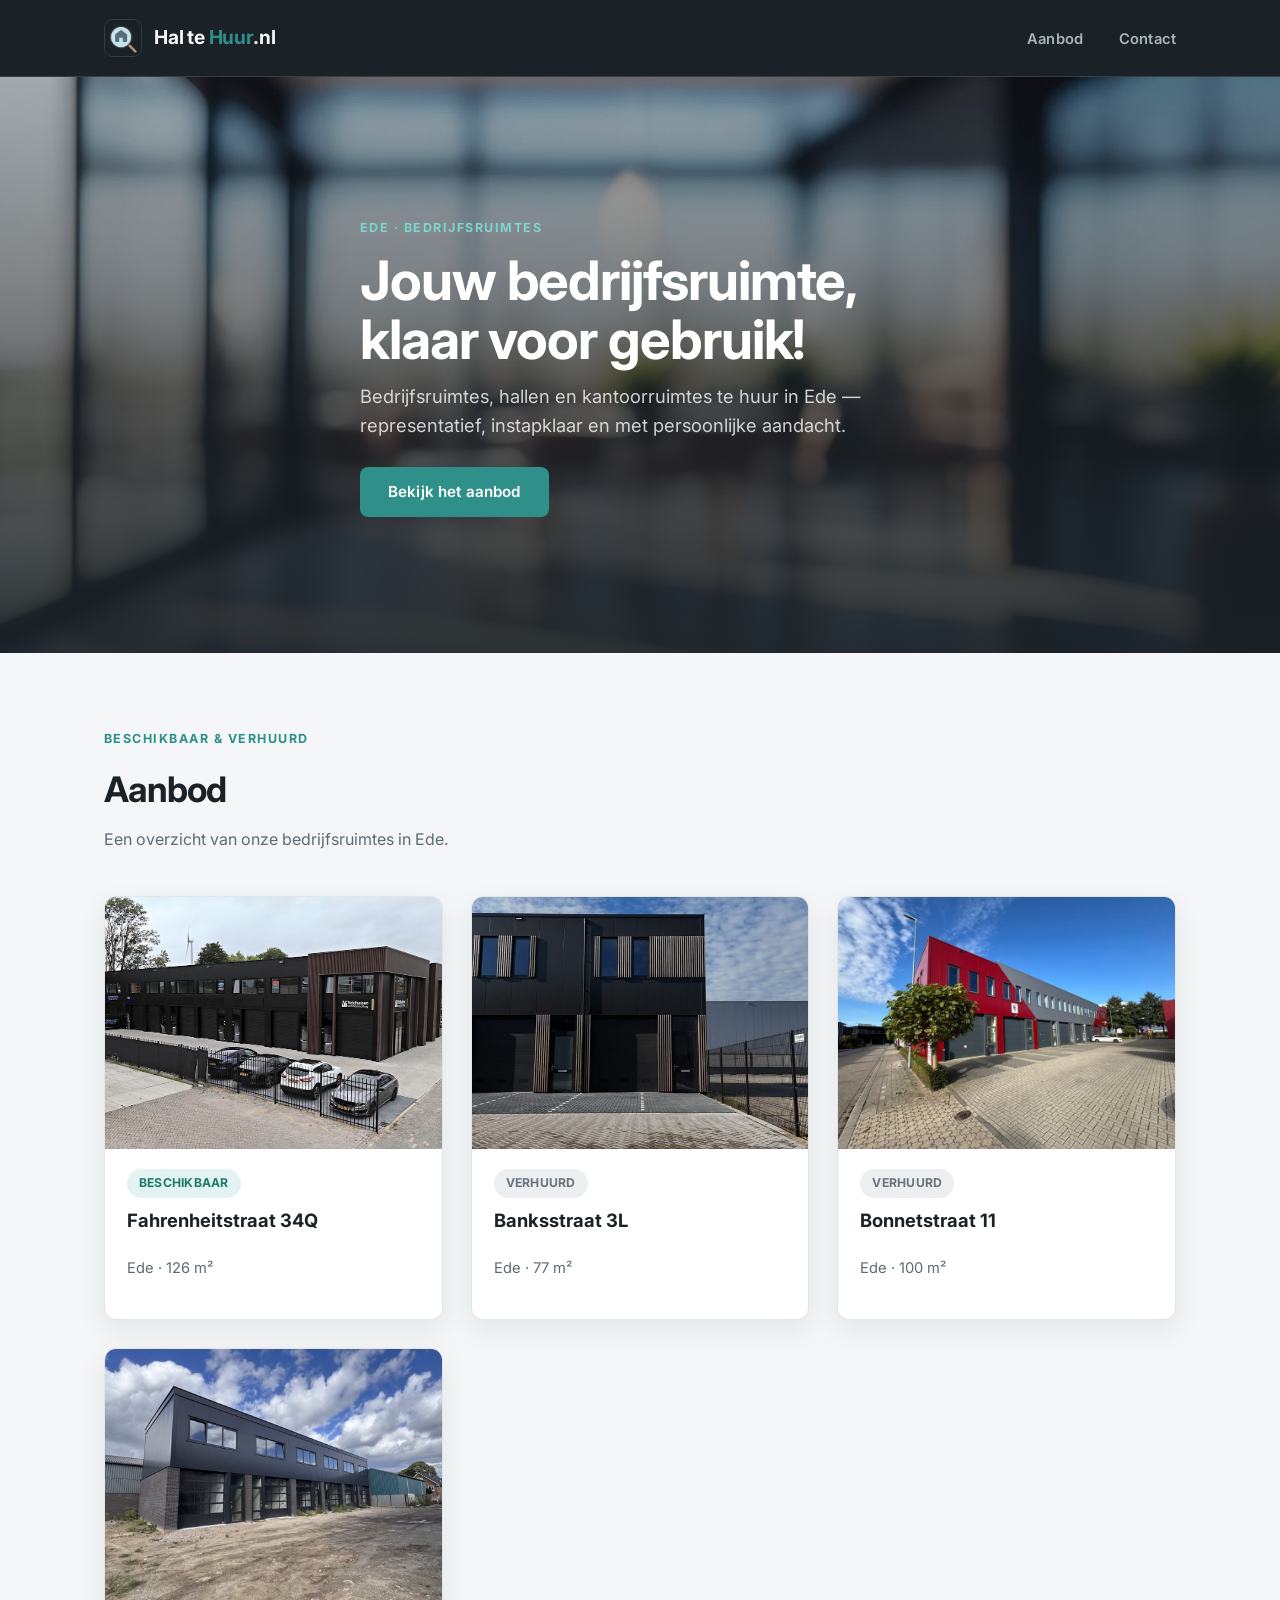
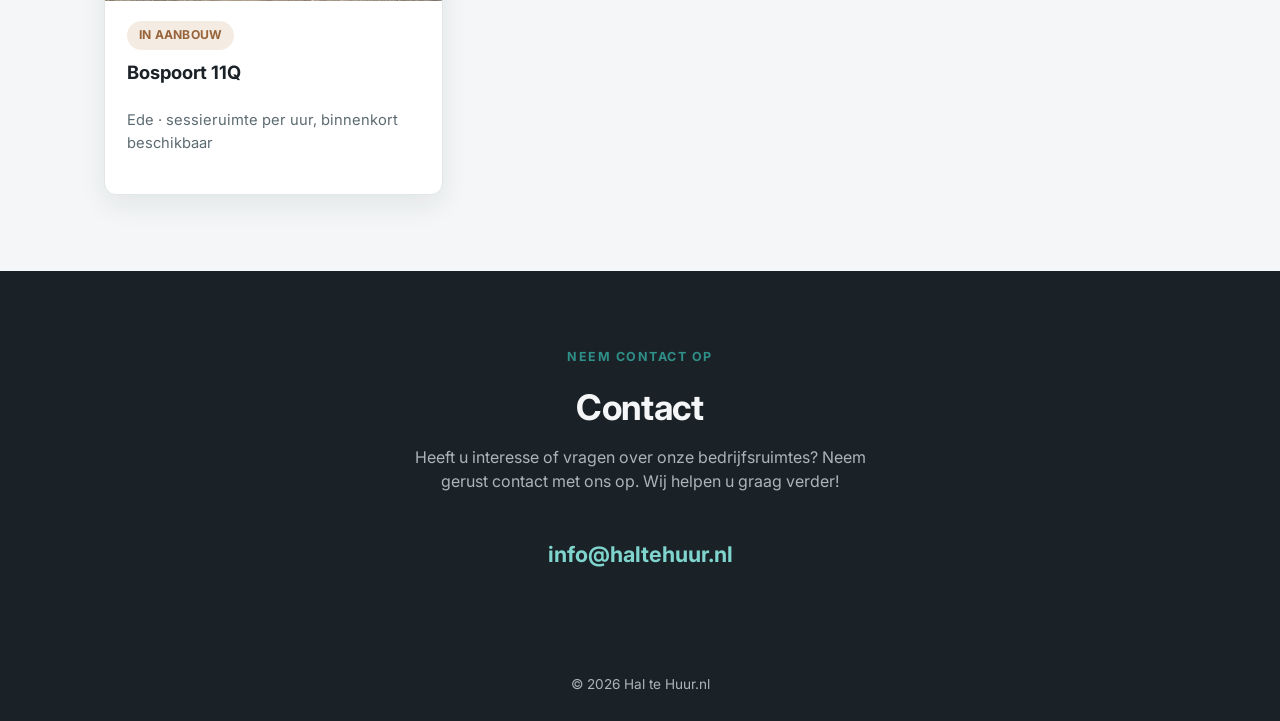
<file: index.html>
<!DOCTYPE html>
<html lang="nl">
<head>
<meta charset="UTF-8">
<meta name="viewport" content="width=device-width, initial-scale=1.0">
<title>Hal te Huur.nl — Bedrijfsruimte in Ede</title>
<meta name="description" content="Bedrijfsruimtes, hallen en kantoorruimtes te huur in Ede. Jouw bedrijfsruimte, klaar voor gebruik!">
<link rel="preconnect" href="https://fonts.googleapis.com">
<link rel="preconnect" href="https://fonts.gstatic.com" crossorigin>
<link href="https://fonts.googleapis.com/css2?family=Inter:wght@400;500;600;700&display=swap" rel="stylesheet">
<link rel="icon" type="image/png" sizes="32x32" href="images/logo/favicon-32.png">
<link rel="icon" type="image/png" sizes="16x16" href="images/logo/favicon-16.png">
<link rel="apple-touch-icon" href="images/logo/apple-touch-icon.png">
<link rel="stylesheet" href="css/style.css">
</head>
<body>

<header class="site-header">
  <div class="wrap">
    <a href="index.html" class="brand"><img src="images/logo/logo-square.png" alt="Hal te Huur.nl" class="brand-logo"><span class="brand-text">Hal te <span class="accent">Huur</span>.nl</span></a>
    <nav class="main-nav">
      <a href="#aanbod">Aanbod</a>
      <a href="#contact">Contact</a>
    </nav>
  </div>
</header>

<section class="hero" style="background-image: url('images/home/hero_home.jpg');">
  <div class="wrap">
    <span class="eyebrow">Ede &middot; bedrijfsruimtes</span>
    <h1>Jouw bedrijfsruimte,<br>klaar voor gebruik!</h1>
    <p>Bedrijfsruimtes, hallen en kantoorruimtes te huur in Ede — representatief, instapklaar en met persoonlijke aandacht.</p>
    <a href="#aanbod" class="btn">Bekijk het aanbod</a>
  </div>
</section>

<section id="aanbod">
  <div class="wrap">
    <span class="eyebrow">Beschikbaar &amp; verhuurd</span>
    <h2 class="section-title">Aanbod</h2>
    <p class="section-intro">Een overzicht van onze bedrijfsruimtes in Ede.</p>

    <div class="grid">

      <a class="card" href="aanbod/fahrenheitstraat-34q.html">
        <img class="thumb" src="images/fahrenheitstraat-34q/fahrenheitstraat-34q-01.jpg" alt="Fahrenheitstraat 34Q">
        <div class="card-body">
          <span class="badge available">Beschikbaar</span>
          <h3>Fahrenheitstraat 34Q</h3>
          <p class="meta">Ede &middot; 126 m&sup2;</p>
        </div>
      </a>

      <a class="card" href="aanbod/banksstraat-3l.html">
        <img class="thumb" src="images/banksstraat-3l/banksstraat-3l-01.jpg" alt="Banksstraat 3L">
        <div class="card-body">
          <span class="badge rented">Verhuurd</span>
          <h3>Banksstraat 3L</h3>
          <p class="meta">Ede &middot; 77 m&sup2;</p>
        </div>
      </a>

      <a class="card" href="aanbod/bonnetstraat-11.html">
        <img class="thumb" src="images/bonnetstraat-11/bonnetstraat-11-01.jpg" alt="Bonnetstraat 11">
        <div class="card-body">
          <span class="badge rented">Verhuurd</span>
          <h3>Bonnetstraat 11</h3>
          <p class="meta">Ede &middot; 100 m&sup2;</p>
        </div>
      </a>

      <a class="card" href="aanbod/bospoort.html">
        <img class="thumb" src="images/bospoort/bospoort-01.jpg" alt="Bospoort 11Q">
        <div class="card-body">
          <span class="badge soon">In aanbouw</span>
          <h3>Bospoort 11Q</h3>
          <p class="meta">Ede &middot; sessieruimte per uur, binnenkort beschikbaar</p>
        </div>
      </a>

    </div>
  </div>
</section>

<section id="contact" class="contact-section">
  <div class="wrap contact-box">
    <span class="eyebrow">Neem contact op</span>
    <h2 class="section-title">Contact</h2>
    <p class="section-intro" style="margin-left:auto;margin-right:auto;">Heeft u interesse of vragen over onze bedrijfsruimtes? Neem gerust contact met ons op. Wij helpen u graag verder!</p>
    <a class="email" href="mailto:info@haltehuur.nl">info@haltehuur.nl</a>
  </div>
</section>

<footer>
  &copy; <span id="year"></span> Hal te Huur.nl
</footer>

<script>document.getElementById('year').textContent = new Date().getFullYear();</script>
</body>
</html>
</file>
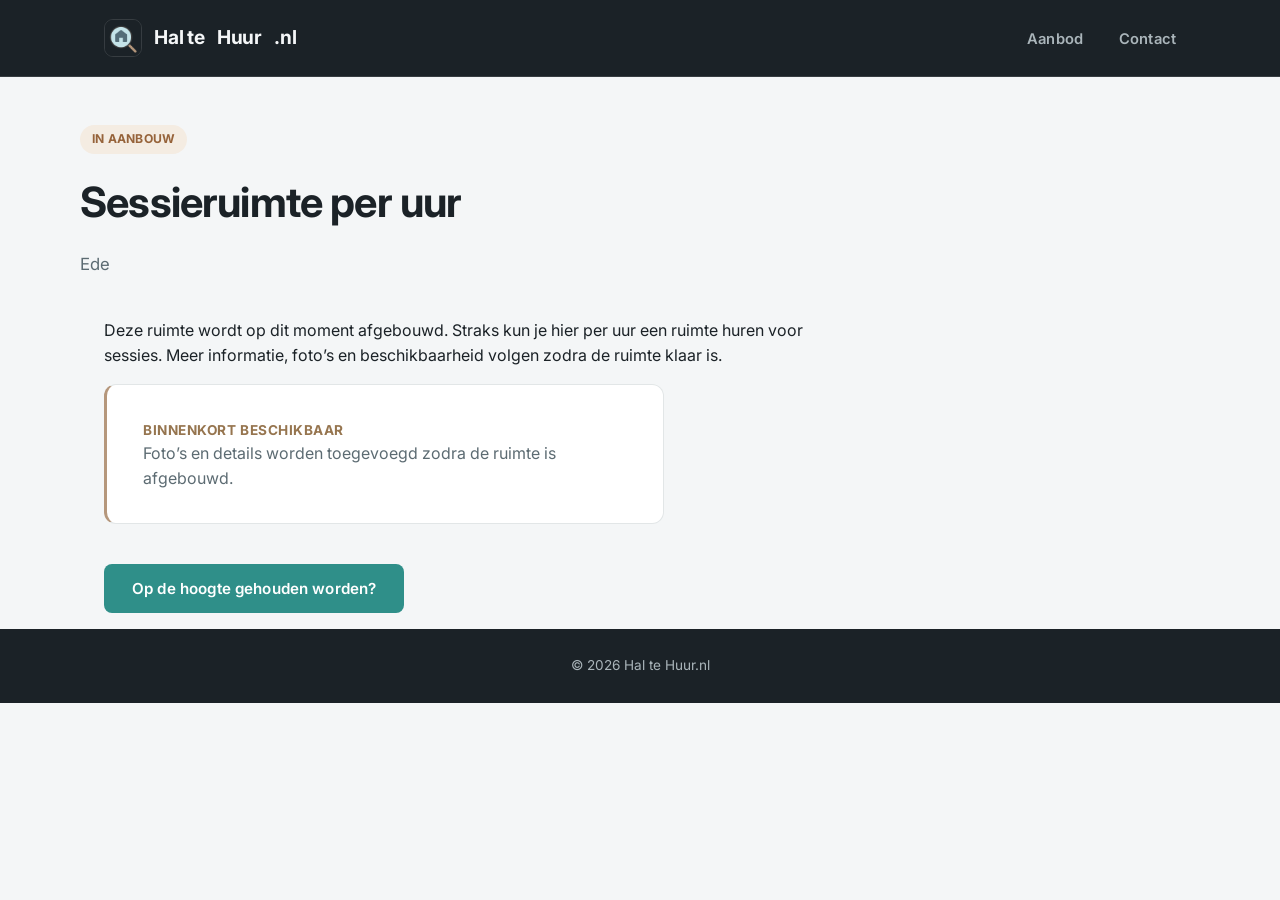
<file: aanbod/sessieruimte.html>
<!DOCTYPE html>
<html lang="nl">
<head>
<meta charset="UTF-8">
<meta name="viewport" content="width=device-width, initial-scale=1.0">
<title>Sessieruimte per uur — Binnenkort beschikbaar | Hal te Huur.nl</title>
<meta name="description" content="Nieuwe ruimte in Ede, geschikt om per uur te huren voor sessies. Momenteel in aanbouw.">
<link rel="preconnect" href="https://fonts.googleapis.com">
<link rel="preconnect" href="https://fonts.gstatic.com" crossorigin>
<link href="https://fonts.googleapis.com/css2?family=Inter:wght@400;500;600;700&display=swap" rel="stylesheet">
<link rel="icon" type="image/png" sizes="32x32" href="../images/logo/favicon-32.png">
<link rel="icon" type="image/png" sizes="16x16" href="../images/logo/favicon-16.png">
<link rel="apple-touch-icon" href="../images/logo/apple-touch-icon.png">
<link rel="stylesheet" href="../css/style.css">
</head>
<body>

<header class="site-header">
  <div class="wrap">
    <a href="../index.html" class="brand"><img src="../images/logo/logo-square.png" alt="Hal te Huur.nl" class="brand-logo">Hal te <span>Huur</span>.nl</a>
    <nav class="main-nav">
      <a href="../index.html#aanbod">Aanbod</a>
      <a href="../index.html#contact">Contact</a>
    </nav>
  </div>
</header>

<div class="wrap detail-header">
  <span class="badge soon">In aanbouw</span>
  <h1>Sessieruimte per uur</h1>
  <p class="address">Ede</p>
</div>

<div class="wrap">
  <div class="description">
    <p>Deze ruimte wordt op dit moment afgebouwd. Straks kun je hier per uur een ruimte huren voor sessies. Meer informatie, foto&rsquo;s en beschikbaarheid volgen zodra de ruimte klaar is.</p>
  </div>

  <div class="construction-box">
    <strong>Binnenkort beschikbaar</strong><br>
    Foto&rsquo;s en details worden toegevoegd zodra de ruimte is afgebouwd.
  </div>

  <p style="margin-top:40px;"><a class="btn" href="mailto:info@haltehuur.nl?subject=Interesse sessieruimte per uur">Op de hoogte gehouden worden?</a></p>
</div>

<footer>
  &copy; <span id="year"></span> Hal te Huur.nl
</footer>

<script>document.getElementById('year').textContent = new Date().getFullYear();</script>
</body>
</html>
</file>
<file: css/style.css>
/* Hal te Huur — stylesheet (kleuren afgeleid van het logo) */

:root {
  --navy: #1b2227;
  --navy-soft: #262f36;
  --navy-line: rgba(255, 255, 255, 0.12);
  --bg: #f4f6f7;
  --surface: #ffffff;
  --text: #1b2227;
  --text-muted: #5c6b72;
  --text-on-navy: #f4f6f7;
  --text-on-navy-muted: #aab5ba;
  --accent: #2f8f89;
  --accent-dark: #226b66;
  --accent-tint: #e3f1f0;
  --tan: #b5977c;
  --tan-dark: #96754f;
  --border: #e2e6e7;
  --badge-available-bg: #e2f3f1;
  --badge-available-text: #1f7a6b;
  --badge-rented-bg: #eceef0;
  --badge-rented-text: #6b7280;
  --badge-soon-bg: #f4ece2;
  --badge-soon-text: #96633a;
  --radius: 12px;
  --shadow: 0 10px 28px rgba(27, 34, 39, 0.08);
}

* { box-sizing: border-box; }

html { scroll-behavior: smooth; }

body {
  margin: 0;
  font-family: "Inter", -apple-system, BlinkMacSystemFont, "Segoe UI", Roboto, Helvetica, Arial, sans-serif;
  background: var(--bg);
  color: var(--text);
  line-height: 1.55;
}

a { color: inherit; }

img { max-width: 100%; display: block; }

.wrap {
  max-width: 1120px;
  margin: 0 auto;
  padding: 0 24px;
}

/* Header */
header.site-header {
  position: sticky;
  top: 0;
  z-index: 20;
  background: var(--navy);
  border-bottom: 1px solid var(--navy-line);
}

header.site-header .wrap {
  display: flex;
  align-items: center;
  justify-content: space-between;
  height: 76px;
}

.brand {
  font-weight: 700;
  font-size: 1.2rem;
  letter-spacing: -0.01em;
  text-decoration: none;
  color: var(--text-on-navy);
  display: flex;
  align-items: center;
  gap: 12px;
}

.brand .accent { color: var(--accent); }

.brand-logo {
  width: 38px;
  height: 38px;
  border-radius: 9px;
  display: block;
  border: 1px solid var(--navy-line);
}

nav.main-nav a {
  text-decoration: none;
  color: var(--text-on-navy-muted);
  font-weight: 600;
  margin-left: 32px;
  font-size: 0.92rem;
  letter-spacing: 0.01em;
  transition: color 0.15s ease;
}

nav.main-nav a:hover { color: var(--text-on-navy); }

/* Hero */
.hero {
  position: relative;
  min-height: 64vh;
  display: flex;
  align-items: flex-end;
  background-size: cover;
  background-position: center;
  color: #fff;
}

.hero::after {
  content: "";
  position: absolute;
  inset: 0;
  background: linear-gradient(180deg, rgba(27,34,39,0.35) 0%, rgba(27,34,39,0.92) 100%);
}

.hero .wrap {
  position: relative;
  z-index: 1;
  padding-bottom: 60px;
  padding-top: 60px;
}

.eyebrow {
  text-transform: uppercase;
  letter-spacing: 0.12em;
  font-weight: 700;
  font-size: 0.78rem;
  color: var(--accent);
  margin: 0 0 14px;
  display: block;
}

.hero .eyebrow { color: #7fd4cd; }

.hero h1 {
  font-size: clamp(2.1rem, 5vw, 3.4rem);
  margin: 0 0 14px;
  font-weight: 700;
  letter-spacing: -0.02em;
  line-height: 1.08;
}

.hero p {
  font-size: 1.15rem;
  max-width: 560px;
  color: rgba(244,246,247,0.82);
  margin: 0 0 28px;
}

.btn {
  display: inline-block;
  background: var(--accent);
  color: #fff;
  padding: 13px 28px;
  border-radius: 8px;
  text-decoration: none;
  font-weight: 600;
  font-size: 0.95rem;
  letter-spacing: 0.01em;
  transition: background 0.15s ease, transform 0.15s ease;
}

.btn:hover { background: var(--accent-dark); transform: translateY(-1px); }

.btn-outline {
  background: transparent;
  border: 1px solid rgba(255,255,255,0.5);
}

.btn-outline:hover { background: rgba(255,255,255,0.1); }

/* Sections */
section { padding: 76px 0; }

.section-title {
  font-size: clamp(1.6rem, 3vw, 2.2rem);
  font-weight: 700;
  letter-spacing: -0.02em;
  margin: 0 0 10px;
}

.section-intro {
  color: var(--text-muted);
  max-width: 620px;
  margin: 0 0 44px;
}

/* Property cards grid */
.grid {
  display: grid;
  grid-template-columns: repeat(auto-fit, minmax(270px, 1fr));
  gap: 28px;
}

.card {
  background: var(--surface);
  border-radius: var(--radius);
  overflow: hidden;
  box-shadow: var(--shadow);
  text-decoration: none;
  color: var(--text);
  display: flex;
  flex-direction: column;
  transition: transform 0.18s ease, box-shadow 0.18s ease;
  border: 1px solid var(--border);
}

.card:hover {
  transform: translateY(-4px);
  box-shadow: 0 14px 32px rgba(47, 143, 137, 0.2);
}

.card .thumb {
  aspect-ratio: 4 / 3;
  width: 100%;
  object-fit: cover;
  background: #eee;
}

.card .thumb.placeholder {
  display: flex;
  align-items: center;
  justify-content: center;
  color: var(--text-muted);
  font-size: 0.9rem;
  text-align: center;
  padding: 0 20px;
  background: repeating-linear-gradient(135deg, #eef2f2, #eef2f2 10px, #e6ebeb 10px, #e6ebeb 20px);
}

.card-body {
  padding: 20px 22px 24px;
  display: flex;
  flex-direction: column;
  gap: 8px;
  flex: 1;
}

.card-body h3 {
  margin: 0;
  font-size: 1.15rem;
  font-weight: 700;
}

.card-body .meta {
  color: var(--text-muted);
  font-size: 0.92rem;
}

.badge {
  display: inline-flex;
  align-self: flex-start;
  padding: 5px 12px;
  border-radius: 999px;
  font-size: 0.76rem;
  font-weight: 700;
  letter-spacing: 0.02em;
  text-transform: uppercase;
}

.badge.available { background: var(--badge-available-bg); color: var(--badge-available-text); }
.badge.rented { background: var(--badge-rented-bg); color: var(--badge-rented-text); }
.badge.soon { background: var(--badge-soon-bg); color: var(--badge-soon-text); }

/* Detail page */
.detail-header { padding: 48px 0 8px; }

.detail-header .badge { margin-bottom: 16px; }

.detail-header h1 {
  font-size: clamp(1.8rem, 4vw, 2.6rem);
  margin: 0 0 8px;
  font-weight: 700;
  letter-spacing: -0.02em;
}

.detail-header .address {
  color: var(--text-muted);
  font-size: 1.05rem;
}

.facts {
  display: grid;
  grid-template-columns: repeat(auto-fit, minmax(160px, 1fr));
  gap: 18px;
  margin: 32px 0 40px;
}

.fact {
  background: var(--surface);
  border: 1px solid var(--border);
  border-radius: var(--radius);
  padding: 16px 18px;
  border-left: 3px solid var(--accent);
}

.fact .label {
  font-size: 0.76rem;
  text-transform: uppercase;
  letter-spacing: 0.05em;
  color: var(--text-muted);
  margin-bottom: 4px;
}

.fact .value { font-weight: 700; font-size: 1.05rem; }

.description {
  max-width: 720px;
  margin-bottom: 8px;
}

.description ul { padding-left: 20px; }
.description li { margin-bottom: 6px; }

/* Gallery */
.gallery {
  display: grid;
  grid-template-columns: repeat(auto-fill, minmax(220px, 1fr));
  gap: 14px;
  margin: 40px 0 8px;
}

.gallery a {
  display: block;
  border-radius: 10px;
  overflow: hidden;
  aspect-ratio: 4 / 3;
}

.gallery img {
  width: 100%;
  height: 100%;
  object-fit: cover;
  transition: transform 0.25s ease;
}

.gallery a:hover img { transform: scale(1.05); }

/* Lightbox */
.lightbox {
  position: fixed;
  inset: 0;
  background: rgba(27,34,39,0.94);
  display: none;
  align-items: center;
  justify-content: center;
  z-index: 100;
  padding: 24px;
}

.lightbox.open { display: flex; }

.lightbox img {
  max-width: 92vw;
  max-height: 88vh;
  border-radius: 8px;
}

.lightbox .close {
  position: absolute;
  top: 24px;
  right: 32px;
  color: #fff;
  font-size: 2rem;
  cursor: pointer;
  line-height: 1;
  background: none;
  border: none;
}

.lightbox .nav {
  position: absolute;
  top: 50%;
  transform: translateY(-50%);
  color: #fff;
  font-size: 2.6rem;
  cursor: pointer;
  line-height: 1;
  background: rgba(0,0,0,0.28);
  border: none;
  border-radius: 999px;
  width: 52px;
  height: 52px;
  display: flex;
  align-items: center;
  justify-content: center;
  transition: background 0.15s ease;
}

.lightbox .nav:hover { background: rgba(0,0,0,0.5); }

.lightbox .nav.prev { left: 16px; }
.lightbox .nav.next { right: 16px; }

@media (max-width: 640px) {
  .lightbox .nav {
    width: 42px;
    height: 42px;
    font-size: 2rem;
  }
  .lightbox .nav.prev { left: 6px; }
  .lightbox .nav.next { right: 6px; }
}

/* Construction placeholder */
.construction-box {
  background: var(--surface);
  border: 1px solid var(--border);
  border-left: 3px solid var(--tan);
  border-radius: var(--radius);
  padding: 32px 36px;
  color: var(--text-muted);
  max-width: 560px;
}

.construction-box strong {
  color: var(--tan-dark);
  text-transform: uppercase;
  letter-spacing: 0.04em;
  font-size: 0.85rem;
}

/* Contact */
.contact-section {
  background: var(--navy);
  color: var(--text-on-navy);
}

.contact-section .section-title { color: var(--text-on-navy); }
.contact-section .section-intro { color: var(--text-on-navy-muted); }

.contact-box {
  text-align: center;
  max-width: 520px;
  margin: 0 auto;
}

.contact-box a.email {
  font-size: 1.35rem;
  font-weight: 700;
  color: #7fd4cd;
  text-decoration: none;
}

/* Footer */
footer {
  padding: 26px 0;
  text-align: center;
  color: var(--text-on-navy-muted);
  font-size: 0.85rem;
  background: var(--navy);
}

@media (max-width: 640px) {
  nav.main-nav a { margin-left: 18px; font-size: 0.86rem; }
  section { padding: 56px 0; }
}
</file>
